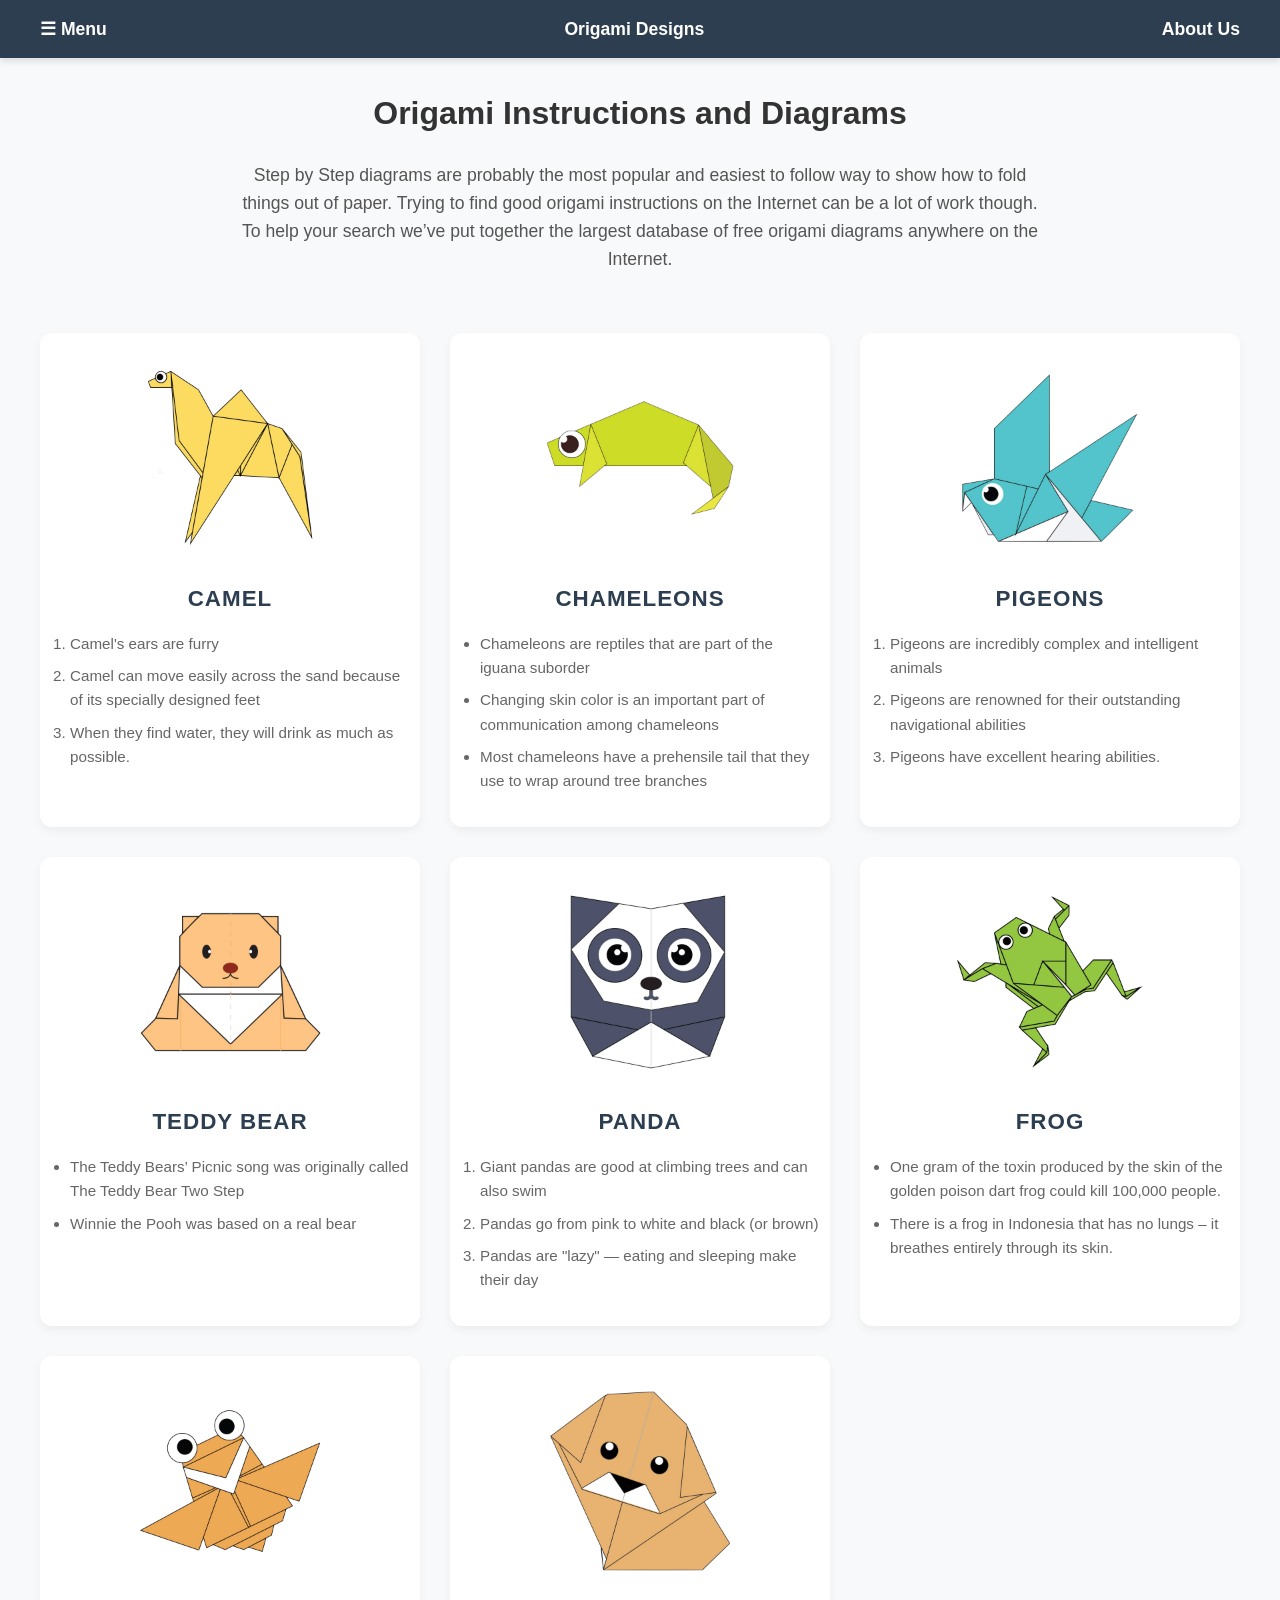
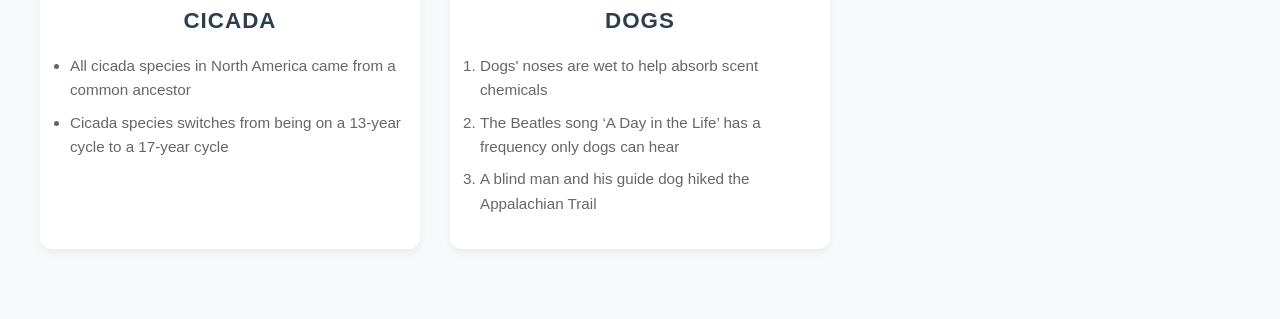
<file: index.html>
<!DOCTYPE html>
<html lang="en">
<head>
    <meta charset="UTF-8">
    <meta name="viewport" content="width=device-width, initial-scale=1.0">
    <title>Origami Designs</title>
    <link rel="stylesheet" type="text/css" href="styles.css">
</head>
<body>

<div class="header">
    <div class="menu">
        <div><a href="#">☰ Menu</a></div>
        <div>Origami Designs</div>
        <div><a href="about.html">About Us</a></div>
    </div>
</div>

<div class="bodyimg">
    <h1>Origami Instructions and Diagrams</h1>
    <h3>
        Step by Step diagrams are probably the most popular and easiest to follow way to show how to fold things out of paper. 
        Trying to find good origami instructions on the Internet can be a lot of work though. To help your search we’ve put
        together the largest database of free origami diagrams anywhere on the Internet.
    </h3>
</div>

<div class="grid">
    <div class="origami">
        <a href="http://origami.me/camel/"><img src="camel.png" width="200" height="200" alt="Camel"></a>
        <h3>Camel</h3>
        <ol>
            <li>Camel's ears are furry</li>
            <li>Camel can move easily across the sand because of its specially designed feet</li>
            <li>When they find water, they will drink as much as possible.</li>
        </ol>
    </div>

    <div class="origami">
        <a href="http://origami.me/chameleon/"><img src="chameleon.png" width="200" height="200" alt="Chameleon"></a>
        <h3>Chameleons</h3>
        <ul>
            <li>Chameleons are reptiles that are part of the iguana suborder</li>
            <li>Changing skin color is an important part of communication among chameleons</li>
            <li>Most chameleons have a prehensile tail that they use to wrap around tree branches</li>
        </ul>
    </div>

    <div class="origami">
        <a href="http://origami.me/pigeon/"><img src="pigeon.png" width="200" height="200" alt="Pigeon"></a>
        <h3>Pigeons</h3>
        <ol>
            <li>Pigeons are incredibly complex and intelligent animals</li>
            <li>Pigeons are renowned for their outstanding navigational abilities</li>
            <li>Pigeons have excellent hearing abilities.</li>
        </ol>
    </div>

    <div class="origami">
        <a href="http://origami.me/teddy-bear/"><img src="teddy.png" width="200" height="200" alt="Teddy Bear"></a>
        <h3>Teddy Bear</h3>
        <ul>
            <li>The Teddy Bears’ Picnic song was originally called The Teddy Bear Two Step</li>
            <li>Winnie the Pooh was based on a real bear</li>
        </ul>
    </div>
    
    <div class="origami">
        <a href="http://origami.me/panda/"><img src="panda.png" width="200" height="200" alt="Panda"></a>
        <h3>Panda</h3>
        <ol>
            <li>Giant pandas are good at climbing trees and can also swim</li>
            <li>Pandas go from pink to white and black (or brown)</li>
            <li>Pandas are "lazy" — eating and sleeping make their day</li>
        </ol>
    </div>

    <div class="origami">
        <a href="http://origami.me/traditional-frog/"><img src="frog.png" width="200" height="200" alt="Frog"></a>
        <h3>Frog</h3>
        <ul>
            <li>One gram of the toxin produced by the skin of the golden poison dart frog could kill 100,000 people.</li>
            <li>There is a frog in Indonesia that has no lungs – it breathes entirely through its skin.</li>
        </ul>
    </div>

    <div class="origami">
        <a href="http://origami.me/flying-cicada/"><img src="cicada.png" width="200" height="200" alt="Cicada"></a>
        <h3>Cicada</h3>
        <ul>
            <li>All cicada species in North America came from a common ancestor</li>
            <li>Cicada species switches from being on a 13-year cycle to a 17-year cycle</li>
        </ul>
    </div>

    <div class="origami">
        <a href="http://origami.me/puppy/"><img src="dog.png" width="200" height="200" alt="Dog"></a>
        <h3>Dogs</h3>
        <ol>
            <li>Dogs' noses are wet to help absorb scent chemicals</li>
            <li>The Beatles song ‘A Day in the Life’ has a frequency only dogs can hear</li>
            <li>A blind man and his guide dog hiked the Appalachian Trail</li>
        </ol>
    </div>
</div>

</body>
</html>
</file>
<file: styles.css>
:root {
    --primary-color: #2c3e50;
    --background-color: #f8f9fa;
    --card-bg: #ffffff;
    --text-color: #333333;
    --accent-color: #3498db;
}

body {
    font-family: 'Segoe UI', Tahoma, Geneva, Verdana, sans-serif;
    margin: 0;
    padding: 0;
    background-color: var(--background-color);
    color: var(--text-color);
    line-height: 1.6;
}

/* Navigation / Header */
.header {
    background-color: var(--primary-color);
    color: white;
    padding: 15px 20px;
    position: sticky;
    top: 0;
    z-index: 1000;
    box-shadow: 0 4px 6px rgba(0,0,0,0.1);
}

.menu {
    display: flex;
    justify-content: space-between;
    align-items: center;
    max-width: 1200px;
    margin: 0 auto;
    font-size: 1.1rem;
    font-weight: bold;
}

.menu a {
    color: white;
    text-decoration: none;
    transition: color 0.3s ease;
}

.menu a:hover {
    color: var(--accent-color);
}

/* Hero Section */
.bodyimg {
    text-align: center;
    max-width: 1000px;
    margin: 30px auto;
    padding: 0 20px;
}

.bodyimg img {
    border-radius: 12px;
    box-shadow: 0 6px 20px rgba(0,0,0,0.15);
    object-fit: cover;
    max-height: 400px;
    width: 100%;
}

.bodyimg p {
    font-size: 1.5rem;
    font-weight: bold;
    color: var(--primary-color);
    margin-top: 20px;
}

.bodyimg h3 {
    font-weight: 400;
    color: #555;
    font-size: 1.1rem;
    max-width: 800px;
    margin: 10px auto 40px auto;
}

/* Origami Grid Layout */
.grid {
    display: grid;
    grid-template-columns: repeat(auto-fit, minmax(280px, 1fr));
    gap: 30px;
    padding: 20px;
    max-width: 1200px;
    margin: 0 auto 50px auto;
}

/* Individual Cards */
.origami {
    background: var(--card-bg);
    border-radius: 12px;
    padding: 25px 20px;
    box-shadow: 0 4px 10px rgba(0,0,0,0.05);
    transition: transform 0.3s ease, box-shadow 0.3s ease;
    display: flex;
    flex-direction: column;
    align-items: center;
}

.origami:hover {
    transform: translateY(-8px);
    box-shadow: 0 12px 25px rgba(0,0,0,0.15);
}

.origami img {
    border-radius: 8px;
    transition: transform 0.3s ease;
    object-fit: contain;
}

.origami a {
    display: block;
    margin-bottom: 15px;
}

.origami a:hover img {
    transform: scale(1.05);
}

.origami h3 {
    color: var(--primary-color);
    margin: 0 0 15px 0;
    font-size: 1.4rem;
    text-transform: uppercase;
    letter-spacing: 1px;
}

.origami ul, .origami ol {
    text-align: left;
    width: 100%;
    padding-left: 20px;
    margin: 0;
    font-size: 0.95rem;
    color: #666;
}

.origami li {
    margin-bottom: 8px;
}
</file>
